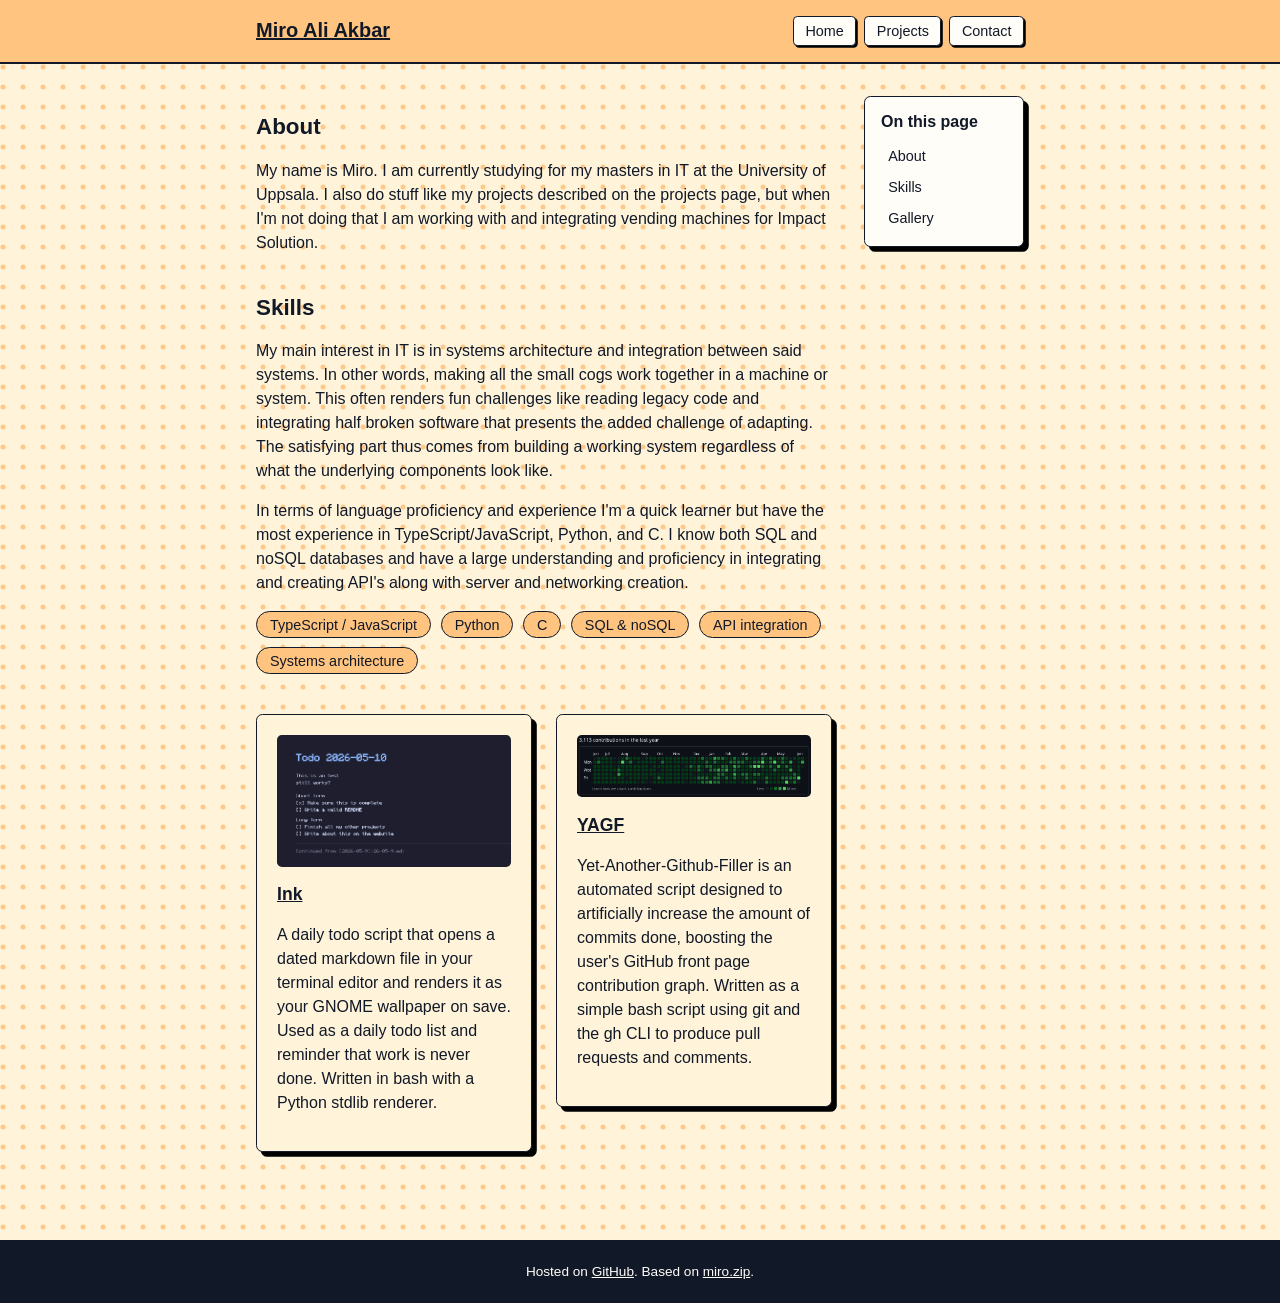
<file: index.html>
<!DOCTYPE html>
<html lang="en">

<head>
  <meta charset="UTF-8">
  <meta name="viewport" content="width=device-width, initial-scale=1">
  <title>Miro Ali Akbar</title>
  <link rel="stylesheet" href="style.css">
</head>

<body>
  <header id="site-header">
    <div class="page-wrap">
      <h1><a href="index.html">Miro Ali Akbar</a></h1>
      <nav id="main-nav" aria-label="Main navigation">
        <ul>
          <li><a href="index.html">Home</a></li>
          <li><a href="projects.html">Projects</a></li>
          <li><a href="contact.html">Contact</a></li>
        </ul>
      </nav>
    </div>
  </header>

  <main>
    <div class="page-wrap main-layout">

      <nav class="page-nav" aria-label="On this page">
        <h2>On this page</h2>
        <ul>
          <li><a href="#about">About</a></li>
          <li><a href="#skills">Skills</a></li>
          <li><a href="#gallery">Gallery</a></li>
        </ul>
      </nav>

      <div class="page-content">

        <section id="about">
          <h2>About</h2>
          <p>My name is Miro. I am currently studying for my masters in IT at the University of
            Uppsala. I also do stuff like my projects described on the projects page, but when
            I'm not doing that I am working with and integrating vending machines for Impact
            Solution.</p>
        </section>

        <section id="skills">
          <h2>Skills</h2>
          <p>My main interest in IT is in systems architecture and integration between said
            systems. In other words, making all the small cogs work together in a machine or
            system. This often renders fun challenges like reading legacy code and integrating
            half broken software that presents the added challenge of adapting. The satisfying
            part thus comes from building a working system regardless of what the underlying
            components look like.</p>
          <p>In terms of language proficiency and experience I'm a quick learner but have the
            most experience in TypeScript/JavaScript, Python, and C. I know both SQL and noSQL
            databases and have a large understanding and proficiency in integrating and
            creating API's along with server and networking creation.</p>
          <ul id="skills-list">
            <li>TypeScript / JavaScript</li>
            <li>Python</li>
            <li>C</li>
            <li>SQL &amp; noSQL</li>
            <li>API integration</li>
            <li>Systems architecture</li>
          </ul>
        </section>

        <section id="gallery" class="columns">
          <div class="card">
            <img src="images/ink-preview.png" alt="Ink preview">
            <h3><a href="https://github.com/Miro-Ali-Akbar/Ink" target="_blank">Ink</a></h3>
            <p>A daily todo script that opens a dated markdown file in your terminal editor and
              renders it as your GNOME wallpaper on save. Used as a daily todo list and reminder
              that work is never done. Written in bash with a Python stdlib renderer.</p>
          </div>
          <div class="card">
            <img src="images/YAGF-preview.png" alt="YAGF preview">
            <h3><a href="https://github.com/Miro-Ali-Akbar/YAGF" target="_blank">YAGF</a></h3>
            <p>Yet-Another-Github-Filler is an automated script designed to artificially
              increase the amount of commits done, boosting the user's GitHub front page
              contribution graph. Written as a simple bash script using git and the gh CLI to
              produce pull requests and comments.</p>
          </div>
        </section>

      </div>
    </div>
  </main>

  <footer id="site-footer">
    <div class="page-wrap">
      <p>Hosted on <a href="https://miro-ali-akbar.github.io/ume-webpage/">GitHub</a>.
        Based on <a href="https://miro.zip">miro.zip</a>.</p>
      <!-- egentligen centerd men den blir så mycket finare -->
    </div>
  </footer>
</body>

</html>
</file>
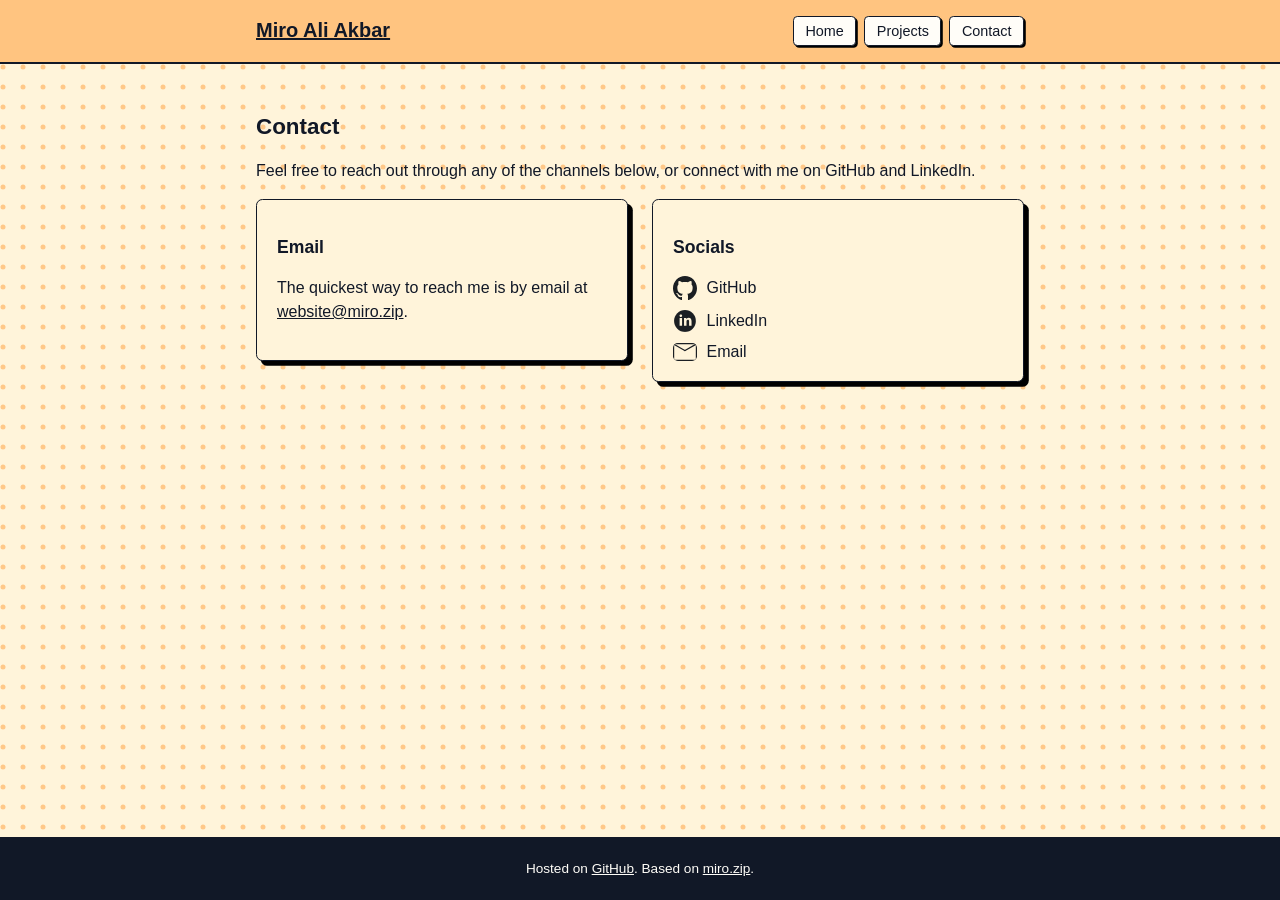
<file: contact.html>
<!DOCTYPE html>
<html lang="en">

<head>
  <meta charset="UTF-8">
  <meta name="viewport" content="width=device-width, initial-scale=1">
  <title>Contact &mdash; Miro Ali Akbar</title>
  <link rel="stylesheet" href="style.css">
</head>

<body>
  <header id="site-header">
    <div class="page-wrap">
      <h1><a href="index.html">Miro Ali Akbar</a></h1>
      <nav id="main-nav" aria-label="Main navigation">
        <ul>
          <li><a href="index.html">Home</a></li>
          <li><a href="projects.html">Projects</a></li>
          <li><a href="contact.html">Contact</a></li>
        </ul>
      </nav>
    </div>
  </header>

  <main>
    <div class="page-wrap">

      <section id="contact-intro">
        <h2>Contact</h2>
        <p>Feel free to reach out through any of the channels below, or connect with me on
          GitHub and LinkedIn.</p>
      </section>

      <section id="contact-details" class="columns">
        <div class="card">
          <h3>Email</h3>
          <p>The quickest way to reach me is by email at
            <a href="mailto:website@miro.zip">website@miro.zip</a>.</p>
        </div>
        <div class="card">
          <h3>Socials</h3>
          <ul id="socials-list">
            <li><img src="images/Github.svg" alt="GitHub icon" width="24"> <a href="https://github.com/Miro-Ali-Akbar" target="_blank">GitHub</a></li>
            <li><img src="images/Linkedin.svg" alt="LinkedIn icon" width="24"> <a href="https://www.linkedin.com/in/miro-ali-akbar-30b5ab268/" target="_blank">LinkedIn</a></li>
            <li><img src="images/Email.svg" alt="Email icon" width="24"> <a href="mailto:website@miro.zip">Email</a></li>
          </ul>
        </div>
      </section>

    </div>
  </main>

  <footer id="site-footer">
    <div class="page-wrap">
      <p>Hosted on <a href="https://miro-ali-akbar.github.io/ume-webpage/">GitHub</a>.
        Based on <a href="https://miro.zip">miro.zip</a>.</p>
      <!-- egentligen centerd men den blir så mycket finare -->
    </div>
  </footer>
</body>

</html>
</file>
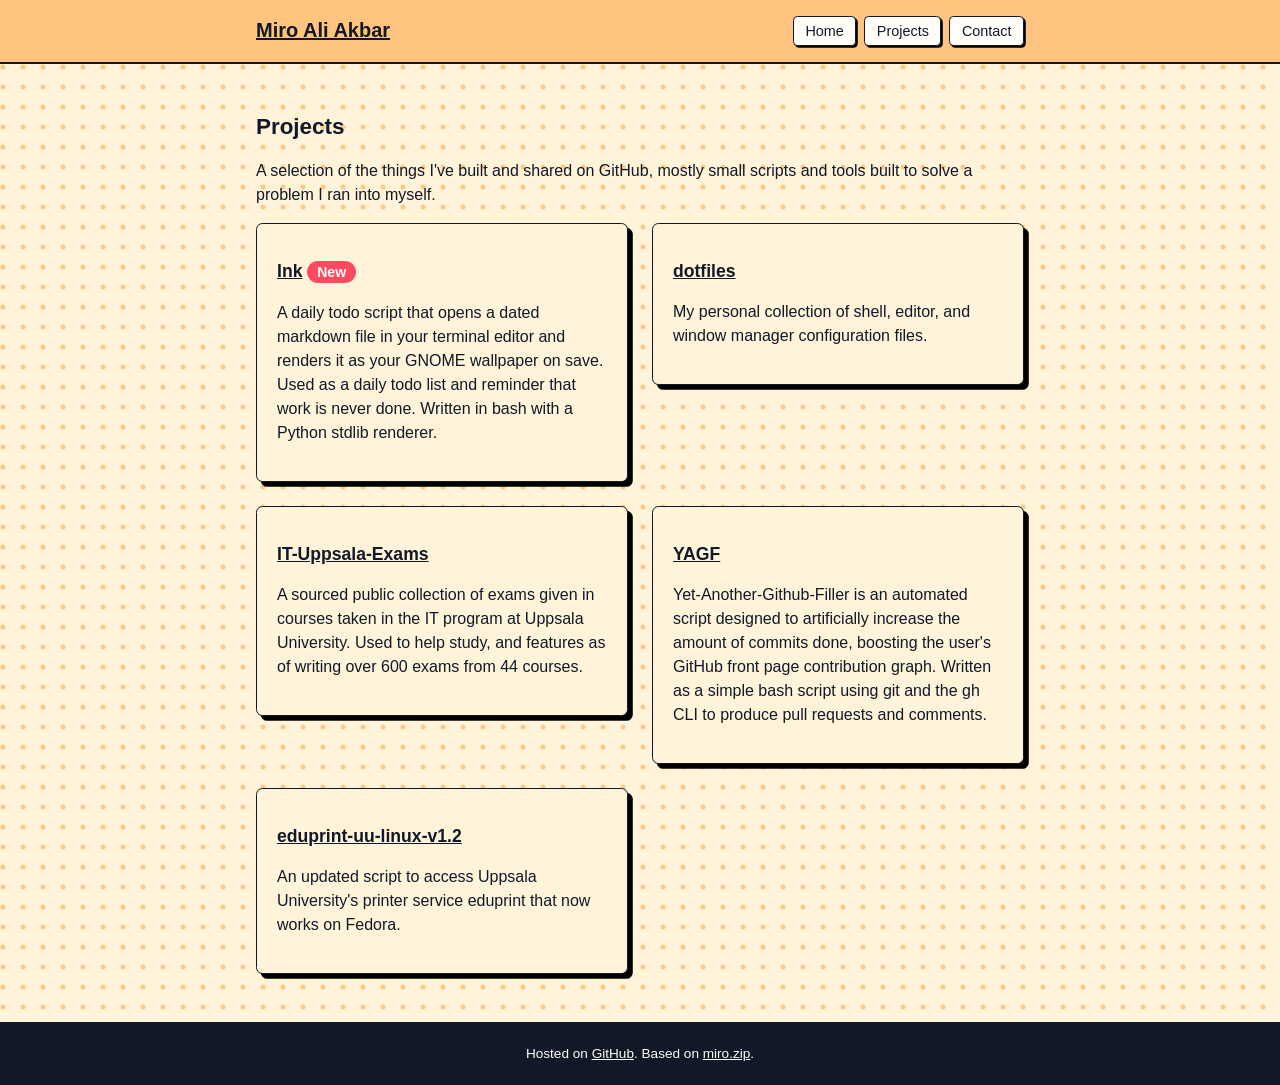
<file: projects.html>
<!DOCTYPE html>
<html lang="en">

<head>
  <meta charset="UTF-8">
  <meta name="viewport" content="width=device-width, initial-scale=1">
  <title>Projects &mdash; Miro Ali Akbar</title>
  <link rel="stylesheet" href="style.css">
</head>

<body>
  <header id="site-header">
    <div class="page-wrap">
      <h1><a href="index.html">Miro Ali Akbar</a></h1>
      <nav id="main-nav" aria-label="Main navigation">
        <ul>
          <li><a href="index.html">Home</a></li>
          <li><a href="projects.html">Projects</a></li>
          <li><a href="contact.html">Contact</a></li>
        </ul>
      </nav>
    </div>
  </header>

  <main>
    <div class="page-wrap">

      <section id="projects-intro">
        <h2>Projects</h2>
        <p>A selection of the things I've built and shared on GitHub, mostly small scripts and
          tools built to solve a problem I ran into myself.</p>
      </section>

      <section id="projects-list" class="columns">
        <div class="card">
          <h3><a href="https://github.com/Miro-Ali-Akbar/Ink" target="_blank">Ink</a> <span class="badge">New</span></h3>
          <p>A daily todo script that opens a dated markdown file in your terminal editor and
            renders it as your GNOME wallpaper on save. Used as a daily todo list and reminder
            that work is never done. Written in bash with a Python stdlib renderer.</p>
        </div>
        <div class="card">
          <h3><a href="https://github.com/Miro-Ali-Akbar/dotfiles" target="_blank">dotfiles</a></h3>
          <p>My personal collection of shell, editor, and window manager configuration files.</p>
        </div>
        <div class="card">
          <h3><a href="https://github.com/Miro-Ali-Akbar/IT-Uppsala-Exams" target="_blank">IT-Uppsala-Exams</a></h3>
          <p>A sourced public collection of exams given in courses taken in the IT program at
            Uppsala University. Used to help study, and features as of writing over 600 exams
            from 44 courses.</p>
        </div>
        <div class="card">
          <h3><a href="https://github.com/Miro-Ali-Akbar/YAGF" target="_blank">YAGF</a></h3>
          <p>Yet-Another-Github-Filler is an automated script designed to artificially increase
            the amount of commits done, boosting the user's GitHub front page contribution
            graph. Written as a simple bash script using git and the gh CLI to produce pull
            requests and comments.</p>
        </div>
        <div class="card">
          <h3><a href="https://github.com/Miro-Ali-Akbar/eduprint-uu-linux-v1.2" target="_blank">eduprint-uu-linux-v1.2</a></h3>
          <p>An updated script to access Uppsala University's printer service eduprint that now
            works on Fedora.</p>
        </div>
      </section>

    </div>
  </main>

  <footer id="site-footer">
    <div class="page-wrap">
      <p>Hosted on <a href="https://miro-ali-akbar.github.io/ume-webpage/">GitHub</a>.
        Based on <a href="https://miro.zip">miro.zip</a>.</p>
      <!-- egentligen centerd men den blir så mycket finare -->
    </div>
  </footer>
</body>

</html>
</file>
<file: style.css>
:root {
  --off-white: #fffdf8;
  --off-focus: #fff4da;
  --focus: #ffc480;
  --black: #111827;
  --red: #fe4a60;
}

* {
  box-sizing: border-box;
}

html {
  height: 100%;
}

body {
  margin: 0;
  min-height: 100vh;
  display: flex;
  flex-direction: column;
  background-color: var(--off-white);
  color: var(--black);
  font-family: 'Inter', Arial, sans-serif;
  font-size: 1em;
}

::selection {
  background-color: var(--red);
  color: var(--off-white);
}

a {
  color: var(--black);
}

.page-wrap {
  max-width: 50em;
  margin: 0 auto;
  padding: 0 1em;
}

header#site-header {
  background-color: var(--focus);
  border-bottom: 0.125em solid var(--black);
}

header#site-header .page-wrap {
  display: flex;
  align-items: center;
  justify-content: space-between;
  flex-wrap: wrap;
  gap: 0.75em;
  padding-top: 1em;
  padding-bottom: 1em;
}

header#site-header h1 {
  font-size: 1.25em;
  margin: 0;
}

nav#main-nav ul {
  list-style: none;
  display: flex;
  flex-direction: row;
  gap: 0.5em;
  margin: 0;
  padding: 0;
}

nav#main-nav a {
  display: inline-block;
  text-decoration: none;
  font-size: 0.9em;
  padding: 0.4em 0.8em;
  border: 0.0625em solid var(--black);
  border-radius: 0.3em;
  background-color: var(--off-white);
  box-shadow: 0.125em 0.125em 0 rgba(0, 0, 0, 1);
  transition: transform 0.15s ease, background-color 0.15s ease;
}

nav#main-nav a:hover {
  background-color: var(--red);
  color: var(--off-white);
  transform: translate(-0.0625em, -0.0625em);
}

main {
  flex: 1 0 auto;
  padding: 2em 0 3em;
  background-color: var(--off-focus);
  background-image: url('images/pattern.svg');
  background-repeat: repeat;
}

.main-layout {
  display: grid;
  grid-template-columns: 1fr 10em;
  gap: 2em;
  align-items: start;
}

.main-layout .page-content {
  order: 1;
}

.main-layout nav.page-nav {
  order: 2;
}

nav.page-nav {
  position: sticky;
  top: 1.5em;
  background-color: var(--off-white);
  border: 0.0625em solid var(--black);
  border-radius: 0.4em;
  box-shadow: 0.3em 0.3em 0 rgba(0, 0, 0, 1);
  padding: 1em;
}

nav.page-nav h2 {
  font-size: 1em;
  margin-top: 0;
}

nav.page-nav ul {
  list-style: none;
  margin: 0;
  padding: 0;
  display: flex;
  flex-direction: column;
  gap: 0.4em;
}

nav.page-nav a {
  display: block;
  text-decoration: none;
  font-size: 0.9em;
  padding: 0.3em 0.5em;
  border-radius: 0.3em;
  transition: background-color 0.15s ease;
}

nav.page-nav a:hover {
  background-color: var(--off-focus);
}

.page-content > section {
  margin-bottom: 2.5em;
}

h2 {
  font-size: 1.4em;
}

h3 {
  font-size: 1.1em;
}

p {
  text-align: left;
  line-height: 1.5;
  font-size: 1em;
}

.columns {
  display: grid;
  grid-template-columns: 1fr 1fr;
  gap: 1.5em;
  align-items: start;
}

.card {
  background-color: var(--off-focus);
  border: 0.0625em solid var(--black);
  border-radius: 0.4em;
  box-shadow: 0.3em 0.3em 0 rgba(0, 0, 0, 1);
  padding: 1.25em;
  transition: box-shadow 0.2s ease, transform 0.2s ease;
}

.card:hover {
  box-shadow: 0.45em 0.45em 0 rgba(0, 0, 0, 1);
  transform: translate(-0.1em, -0.1em);
}

.card img {
  max-width: 100%;
  border-radius: 0.3em;
  display: block;
}

ul#skills-list {
  list-style: none;
  display: flex;
  flex-direction: row;
  flex-wrap: wrap;
  gap: 0.6em;
  margin: 0;
  padding: 0;
}

ul#skills-list li {
  background-color: var(--focus);
  border: 0.0625em solid var(--black);
  border-radius: 1em;
  padding: 0.3em 0.9em;
  font-size: 0.9em;
}

ul#socials-list {
  list-style: none;
  margin: 0;
  padding: 0;
  display: flex;
  flex-direction: column;
  gap: 0.6em;
}

ul#socials-list li {
  display: flex;
  align-items: center;
  gap: 0.6em;
}

ul#socials-list a {
  text-decoration: none;
}

.badge {
  display: inline-block;
  background-color: var(--red);
  color: var(--off-white);
  border-radius: 1em;
  padding: 0.2em 0.7em;
  font-size: 0.8em;
  animation: pulse 2s ease-in-out infinite;
}

@keyframes pulse {
  0%, 100% { opacity: 1; }
  50% { opacity: 0.6; }
}

footer#site-footer {
  background-color: var(--black);
  color: var(--off-white);
  border-top: 0.125em solid var(--black);
}

footer#site-footer .page-wrap {
  display: flex;
  align-items: center;
  justify-content: center;
  text-align: center;
  flex-wrap: wrap;
  gap: 0.75em;
  padding-top: 1.5em;
  padding-bottom: 1.5em;
  font-size: 0.85em;
}

footer#site-footer a {
  color: var(--off-white);
}

footer#site-footer p {
  text-align: center;
  margin: 0;
}

@media (max-width: 650px) {
  .page-wrap {
    max-width: 100%;
  }

  nav#main-nav ul {
    gap: 0.3em;
  }

  nav#main-nav a {
    padding: 0.35em 0.5em;
    font-size: 0.8em;
  }

  ul#skills-list {
    flex-direction: column;
  }

  .columns {
    grid-template-columns: 1fr;
  }

  .main-layout {
    grid-template-columns: 1fr;
  }

  nav.page-nav {
    position: static;
  }

  nav.page-nav ul {
    flex-direction: row;
    flex-wrap: wrap;
  }
}
</file>
